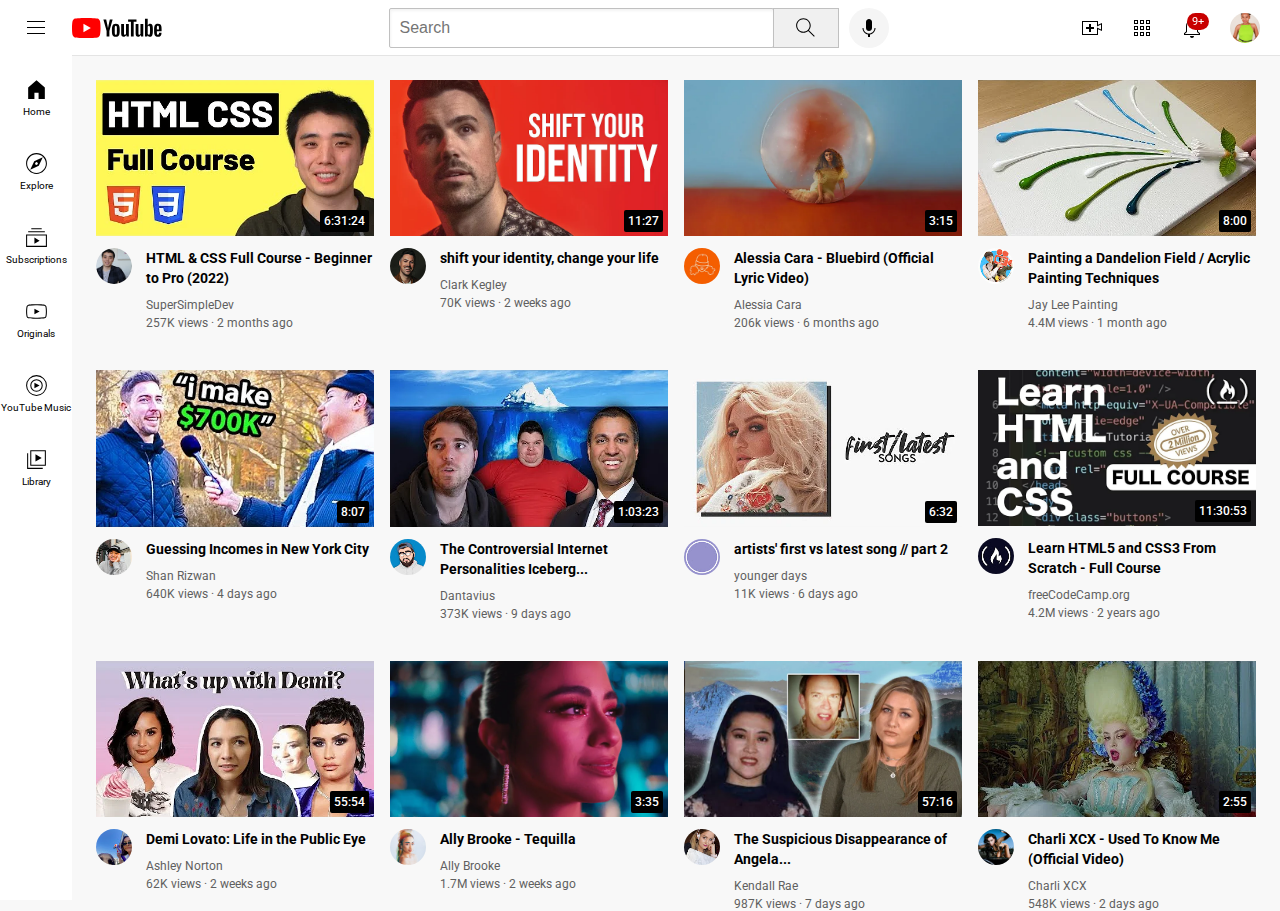
<file: index.html>
<!DOCTYPE html>
<html lang="en">
<head>
    <meta charset="UTF-8">
    <meta http-equiv="X-UA-Compatible" content="IE=edge">
    <meta name="viewport" content="width=device-width, initial-scale=1.0">
    <title>YouTube Clone</title>

    <link rel="preconnect" href="https://fonts.googleapis.com">
    <link rel="preconnect" href="https://fonts.gstatic.com" crossorigin>
    <link href="https://fonts.googleapis.com/css2?family=Roboto:wght@400;500;700&display=swap" rel="stylesheet">
 
    <link rel="stylesheet" href="styles/general.css">
    <link rel="stylesheet" href="styles/header.css">
    <link rel="stylesheet" href="styles/video.css">
    <link rel="stylesheet" href="styles/sidebar.css">

</head>
<body>
    <header class="header">
       <div class="left-section">
          <img class="hamburger-menu" src="icons/hamburger-menu.svg">
          <img class="youtube-logo" src="icons/youtube-logo.svg">
       </div>

       <div class="middle-section">
           <input class="search-bar" type="text" placeholder="Search">
           <button class="search-button">
               <img class="search-icon" src="icons/search.svg">
               <div class="tooltip">Search</div>
           </button>
           <button class="voice-search-button">
               <img class="voice-search-icon" src="icons/voice-search-icon.svg">
               <div class="tooltip">Voice Search</div>
           </button>
       </div>

       <div class="right-section">
           <div class="upload-icon-container">
               <img class="upload-icon" src="icons/upload.svg">
               <div class="tooltip">Upload</div>
           </div>
           <div class="youtube-apps-icon-container">
               <img class="youtube-apps-icon" src="icons/youtube-apps.svg">
               <div class="tooltip">YouTube Apps</div>
           </div>
           <div class="notifications-icon-container">
               <img class="notifications-icon" src="icons/notifications.svg">
               <div class="notifications-count">9+</div>
               <div class="tooltip">Notifications</div>
           </div>
           <img class="current-user-picture" src="002.jpg">
       </div>
    </header>

    <nav class="sidebar">
        <div class="sidebar-link">
            <img src="icons/home.svg">
            <div>Home</div>
        </div>

        <div class="sidebar-link">
            <img src="icons/explore.svg">
            <div>Explore</div>
        </div>
        
        <div class="sidebar-link">
            <img src="icons/subscriptions.svg">
            <div>Subscriptions</div>
        </div>

        <div class="sidebar-link">
            <img src="icons/originals.svg">
            <div>Originals</div>
        </div>

        <div class="sidebar-link">
            <img src="icons/youtube-music.svg">
            <div>YouTube Music</div>
        </div>

        <div class="sidebar-link">
            <img src="icons/library.svg">
            <div>Library</div>
        </div>
    </nav>

    <main>
        <section class="video-grid">
            <div class="video-preview">
                <div class="thumbnail-row">
                    <img class="thumbnail" src="thumbnail/thumbnail-1.webp">
                    <div class="video-time">6:31:24</div>
                </div>
                <div class="video-info-grid">
                    <div class="channel-picture">
                        <img class="profile-picture" src="profiles/profile-1.jpg">
                    </div>
                    <div class="video-info">
                       <a class="youtube-link" href="https://youtu.be/G3e-cpL7ofc"> 
                           <p class="video-title">HTML & CSS Full Course - Beginner to Pro (2022)</p></a>
                        <p class="video-author">SuperSimpleDev</p>
                        <p class="video-stats">257K views &#183; 2 months ago</p>
                    </div>
                </div>
            </div>

            <div class="video-preview">
                <div class="thumbnail-row">
                    <img class="thumbnail" src="thumbnail/thumbnail-2.webp">
                    <div class="video-time">11:27</div>
                </div>
                <div class="video-info-grid">
                    <div class="channel-picture">
                        <img class="profile-picture" src="profiles/profile-2.jpg">
                    </div>
                    <div class="video-info">
                        <a class="youtube-link" href="https://youtu.be/_xTDAF7cSac">
                          <p class="video-title">shift your identity, change your life</p>
                        </a>
                        <p class="video-author">Clark Kegley</p>
                        <p class="video-stats">70K views &#183; 2 weeks ago</p>
                    </div>
                </div>
            </div>

            <div class="video-preview">
                <div class="thumbnail-row">
                    <img class="thumbnail" src="thumbnail/thumbnail-3.webp">
                    <div class="video-time">3:15</div>
                </div>
                <div class="video-info-grid">
                    <div class="channel-picture">
                        <img class="profile-picture" src="profiles/profile-3.jpg">
                    </div>
                    <div class="video-info">
                        <a class="youtube-link" href="https://youtu.be/r-vGmAlGjqk">
                        <p class="video-title">Alessia Cara - Bluebird (Official Lyric Video)</p></a>
                        <p class="video-author">Alessia Cara</p>
                        <p class="video-stats">206k views &#183; 6 months ago</p>
                    </div>
                </div>
            </div>

            <div class="video-preview">
                <div class="thumbnail-row">
                    <img class="thumbnail" src="thumbnail/thumbnail-4.webp">
                    <div class="video-time">8:00</div>
                </div>
                <div class="video-info-grid">
                    <div class="channel-picture">
                        <img class="profile-picture" src="profiles/profile-4.jpg">
                    </div>
                    <div class="video-info">
                       <a class="youtube-link" href="https://youtu.be/M5eynslZhKU">
                        <p class="video-title">Painting a Dandelion Field / Acrylic Painting Techniques</p></a>
                        <p class="video-author">Jay Lee Painting</p>
                        <p class="video-stats">4.4M views &#183; 1 month ago</p>
                    </div>
                </div>
            </div>

            <div class="video-preview">
                <div class="thumbnail-row">
                    <img class="thumbnail" src="thumbnail/thumbnail-5.webp">
                    <div class="video-time">8:07</div>
                </div>
                <div class="video-info-grid">
                    <div class="channel-picture">
                        <img class="profile-picture" src="profiles/profile-5.jpg">
                    </div>
                    <div class="video-info">
                       <a class="youtube-link" href="https://youtu.be/k-g1h2PnYl4">
                        <p class="video-title">Guessing Incomes in New York City</p></a>
                        <p class="video-author">Shan Rizwan</p>
                        <p class="video-stats">640K views &#183; 4 days ago</p>
                    </div>
                </div>
            </div>

            <div class="video-preview">
                <div class="thumbnail-row">
                    <img class="thumbnail" src="thumbnail/thumbnail-6.webp">
                    <div class="video-time">1:03:23</div>
                </div>
                <div class="video-info-grid">
                    <div class="channel-picture">
                        <img class="profile-picture" src="profiles/profile-6.jpg">
                    </div>
                    <div class="video-info">
                        <a class="youtube-link" href="https://youtu.be/zHKddkeiaFM">
                        <p class="video-title">The Controversial Internet Personalities Iceberg...</p></a>
                        <p class="video-author">Dantavius</p>
                        <p class="video-stats">373K views &#183; 9 days ago</p>
                    </div>
                </div>
            </div>

            <div class="video-preview">
                <div class="thumbnail-row">
                    <img class="thumbnail" src="thumbnail/thumbnail-7.webp">
                    <div class="video-time">6:32</div>
                </div>
                <div class="video-info-grid">
                    <div class="channel-picture">
                        <img class="profile-picture" src="profiles/profile-7.jpg">
                    </div>
                    <div class="video-info">
                        <a class="youtube-link" href="https://youtu.be/gQnOlvgHKvs">
                        <p class="video-title">artists' first vs latest song // part 2</p></a>
                        <p class="video-author">younger days</p>
                        <p class="video-stats">11K views &#183; 6 days ago</p>
                    </div>
                </div>
            </div>

            <div class="video-preview">
                <div class="thumbnail-row">
                    <img class="thumbnail" src="thumbnail/thumbnail-8.webp">
                    <div class="video-time">11:30:53</div>
                </div>
                <div class="video-info-grid">
                    <div class="channel-picture">
                        <img class="profile-picture" src="profiles/profile-8.jpg">
                    </div>
                    <div class="video-info">
                        <a class="youtube-link" href="https://youtu.be/mU6anWqZJcc">
                        <p class="video-title">Learn HTML5 and CSS3 From Scratch - Full Course</p></a>
                        <p class="video-author">freeCodeCamp.org</p>
                        <p class="video-stats">4.2M views &#183; 2 years ago</p>
                    </div>
                </div>
            </div>

            <div class="video-preview">
                <div class="thumbnail-row">
                    <img class="thumbnail" src="thumbnail/thumbnail-9.webp">
                    <div class="video-time">55:54</div>
                </div>
                <div class="video-info-grid">
                    <div class="channel-picture">
                        <img class="profile-picture" src="profiles/profile-9.jpg">
                    </div>
                    <div class="video-info">
                        <a class="youtube-link" href="https://youtu.be/bvzgh_NZ5TM">
                        <p class="video-title">Demi Lovato: Life in the Public Eye</p></a>
                        <p class="video-author">Ashley Norton</p>
                        <p class="video-stats">62K views &#183; 2 weeks ago</p>
                    </div>
                </div>
            </div>

            <div class="video-preview">
                <div class="thumbnail-row">
                    <img class="thumbnail" src="thumbnail/thumbnail-10.webp">
                    <div class="video-time">3:35</div>
                </div>
                <div class="video-info-grid">
                    <div class="channel-picture">
                        <img class="profile-picture" src="profiles/profile-10.jpg">
                    </div>
                    <div class="video-info">
                        <a class="youtube-link" href="https://youtu.be/mnQSi-4r8NI">
                        <p class="video-title">Ally Brooke - Tequilla</p></a>
                        <p class="video-author">Ally Brooke</p>
                        <p class="video-stats">1.7M views &#183; 2 weeks ago</p>
                    </div>
                </div>
            </div>

            <div class="video-preview">
                <div class="thumbnail-row">
                    <img class="thumbnail" src="thumbnail/thumbnail-11.webp">
                    <div class="video-time">57:16</div>
                </div>
                <div class="video-info-grid">
                    <div class="channel-picture">
                        <img class="profile-picture" src="profiles/profile-11.jpg">
                    </div>
                    <div class="video-info">
                        <a class="youtube-link" href="https://youtu.be/mPOz63TtdOc">
                        <p class="video-title">The Suspicious Disappearance of Angela...</p></a>
                        <p class="video-author">Kendall Rae</p>
                        <p class="video-stats">987K views &#183; 7 days ago</p>
                    </div>
                </div>
            </div>

            <div class="video-preview">
                <div class="thumbnail-row">
                    <img class="thumbnail" src="thumbnail/thumbnail-12.webp">
                    <div class="video-time">2:55</div>
                </div>
                <div class="video-info-grid">
                    <div class="channel-picture">
                        <img class="profile-picture" src="profiles/profile-12.jpg">
                    </div>
                    <div class="video-info">
                        <a class="youtube-link" href="https://youtu.be/dhYM5zMvFQk">
                        <p class="video-title">Charli XCX - Used To Know Me (Official Video)</p></a>
                        <p class="video-author">Charli XCX</p>
                        <p class="video-stats">548K views &#183; 2 days ago</p>
                    </div>
                </div>
            </div>
        </section>
    </main>
</body>
</html>
</file>
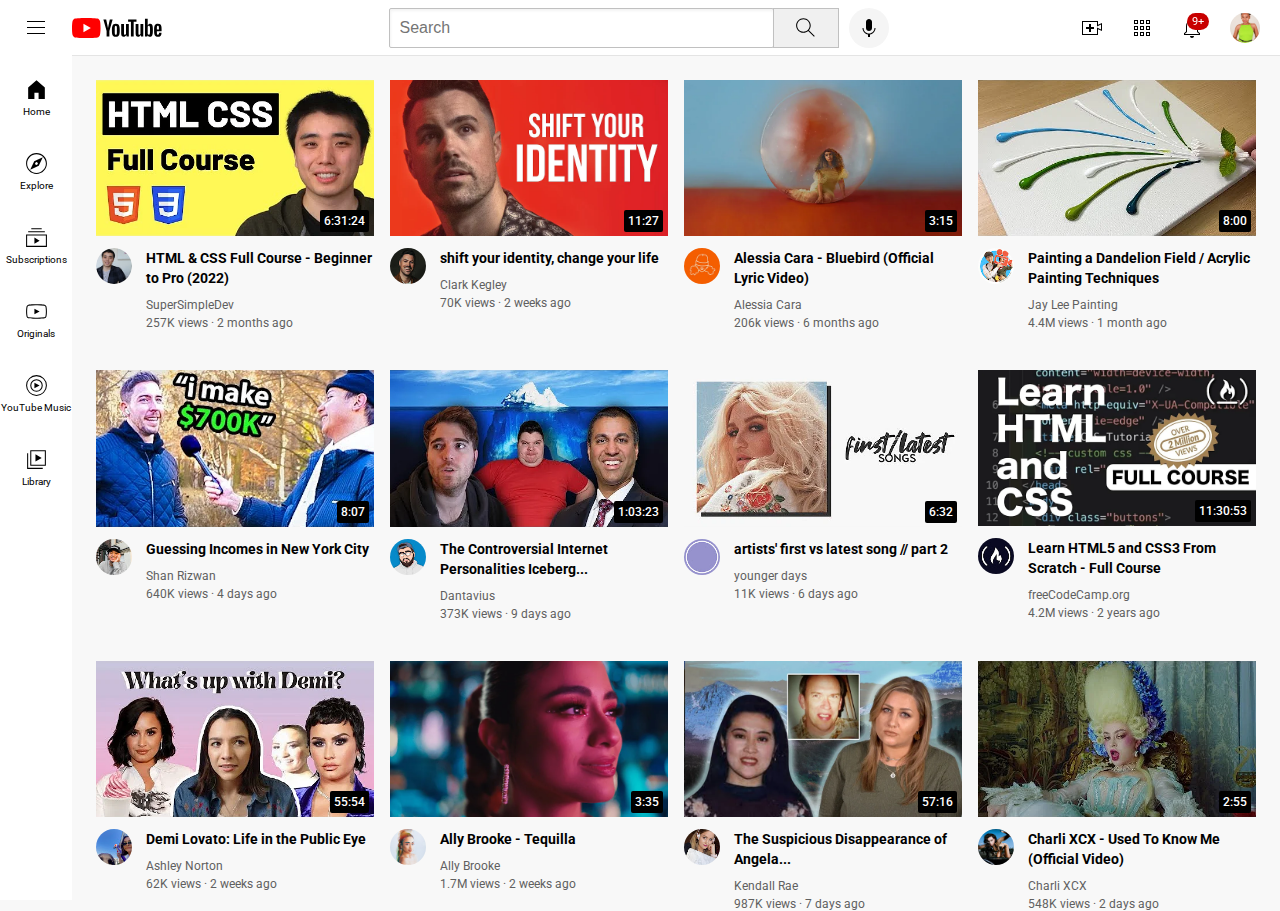
<file: youtube.html>
<!DOCTYPE html>
<html lang="en">
<head>
    <meta charset="UTF-8">
    <meta http-equiv="X-UA-Compatible" content="IE=edge">
    <meta name="viewport" content="width=device-width, initial-scale=1.0">
    <title>YouTube Clone</title>

    <link rel="preconnect" href="https://fonts.googleapis.com">
    <link rel="preconnect" href="https://fonts.gstatic.com" crossorigin>
    <link href="https://fonts.googleapis.com/css2?family=Roboto:wght@400;500;700&display=swap" rel="stylesheet">
 
    <link rel="stylesheet" href="styles/general.css">
    <link rel="stylesheet" href="styles/header.css">
    <link rel="stylesheet" href="styles/video.css">
    <link rel="stylesheet" href="styles/sidebar.css">

</head>
<body>
    <header class="header">
       <div class="left-section">
          <img class="hamburger-menu" src="icons/hamburger-menu.svg">
          <img class="youtube-logo" src="icons/youtube-logo.svg">
       </div>

       <div class="middle-section">
           <input class="search-bar" type="text" placeholder="Search">
           <button class="search-button">
               <img class="search-icon" src="icons/search.svg">
               <div class="tooltip">Search</div>
           </button>
           <button class="voice-search-button">
               <img class="voice-search-icon" src="icons/voice-search-icon.svg">
               <div class="tooltip">Voice Search</div>
           </button>
       </div>

       <div class="right-section">
           <div class="upload-icon-container">
               <img class="upload-icon" src="icons/upload.svg">
               <div class="tooltip">Upload</div>
           </div>
           <div class="youtube-apps-icon-container">
               <img class="youtube-apps-icon" src="icons/youtube-apps.svg">
               <div class="tooltip">YouTube Apps</div>
           </div>
           <div class="notifications-icon-container">
               <img class="notifications-icon" src="icons/notifications.svg">
               <div class="notifications-count">9+</div>
               <div class="tooltip">Notifications</div>
           </div>
           <img class="current-user-picture" src="002.jpg">
       </div>
    </header>

    <nav class="sidebar">
        <div class="sidebar-link">
            <img src="icons/home.svg">
            <div>Home</div>
        </div>

        <div class="sidebar-link">
            <img src="icons/explore.svg">
            <div>Explore</div>
        </div>
        
        <div class="sidebar-link">
            <img src="icons/subscriptions.svg">
            <div>Subscriptions</div>
        </div>

        <div class="sidebar-link">
            <img src="icons/originals.svg">
            <div>Originals</div>
        </div>

        <div class="sidebar-link">
            <img src="icons/youtube-music.svg">
            <div>YouTube Music</div>
        </div>

        <div class="sidebar-link">
            <img src="icons/library.svg">
            <div>Library</div>
        </div>
    </nav>

    <main>
        <section class="video-grid">
            <div class="video-preview">
                <div class="thumbnail-row">
                    <img class="thumbnail" src="thumbnail/thumbnail-1.webp">
                    <div class="video-time">6:31:24</div>
                </div>
                <div class="video-info-grid">
                    <div class="channel-picture">
                        <img class="profile-picture" src="profiles/profile-1.jpg">
                    </div>
                    <div class="video-info">
                       <a class="youtube-link" href="https://youtu.be/G3e-cpL7ofc"> 
                           <p class="video-title">HTML & CSS Full Course - Beginner to Pro (2022)</p></a>
                        <p class="video-author">SuperSimpleDev</p>
                        <p class="video-stats">257K views &#183; 2 months ago</p>
                    </div>
                </div>
            </div>

            <div class="video-preview">
                <div class="thumbnail-row">
                    <img class="thumbnail" src="thumbnail/thumbnail-2.webp">
                    <div class="video-time">11:27</div>
                </div>
                <div class="video-info-grid">
                    <div class="channel-picture">
                        <img class="profile-picture" src="profiles/profile-2.jpg">
                    </div>
                    <div class="video-info">
                        <a class="youtube-link" href="https://youtu.be/_xTDAF7cSac">
                          <p class="video-title">shift your identity, change your life</p>
                        </a>
                        <p class="video-author">Clark Kegley</p>
                        <p class="video-stats">70K views &#183; 2 weeks ago</p>
                    </div>
                </div>
            </div>

            <div class="video-preview">
                <div class="thumbnail-row">
                    <img class="thumbnail" src="thumbnail/thumbnail-3.webp">
                    <div class="video-time">3:15</div>
                </div>
                <div class="video-info-grid">
                    <div class="channel-picture">
                        <img class="profile-picture" src="profiles/profile-3.jpg">
                    </div>
                    <div class="video-info">
                        <a class="youtube-link" href="https://youtu.be/r-vGmAlGjqk">
                        <p class="video-title">Alessia Cara - Bluebird (Official Lyric Video)</p></a>
                        <p class="video-author">Alessia Cara</p>
                        <p class="video-stats">206k views &#183; 6 months ago</p>
                    </div>
                </div>
            </div>

            <div class="video-preview">
                <div class="thumbnail-row">
                    <img class="thumbnail" src="thumbnail/thumbnail-4.webp">
                    <div class="video-time">8:00</div>
                </div>
                <div class="video-info-grid">
                    <div class="channel-picture">
                        <img class="profile-picture" src="profiles/profile-4.jpg">
                    </div>
                    <div class="video-info">
                       <a class="youtube-link" href="https://youtu.be/M5eynslZhKU">
                        <p class="video-title">Painting a Dandelion Field / Acrylic Painting Techniques</p></a>
                        <p class="video-author">Jay Lee Painting</p>
                        <p class="video-stats">4.4M views &#183; 1 month ago</p>
                    </div>
                </div>
            </div>

            <div class="video-preview">
                <div class="thumbnail-row">
                    <img class="thumbnail" src="thumbnail/thumbnail-5.webp">
                    <div class="video-time">8:07</div>
                </div>
                <div class="video-info-grid">
                    <div class="channel-picture">
                        <img class="profile-picture" src="profiles/profile-5.jpg">
                    </div>
                    <div class="video-info">
                       <a class="youtube-link" href="https://youtu.be/k-g1h2PnYl4">
                        <p class="video-title">Guessing Incomes in New York City</p></a>
                        <p class="video-author">Shan Rizwan</p>
                        <p class="video-stats">640K views &#183; 4 days ago</p>
                    </div>
                </div>
            </div>

            <div class="video-preview">
                <div class="thumbnail-row">
                    <img class="thumbnail" src="thumbnail/thumbnail-6.webp">
                    <div class="video-time">1:03:23</div>
                </div>
                <div class="video-info-grid">
                    <div class="channel-picture">
                        <img class="profile-picture" src="profiles/profile-6.jpg">
                    </div>
                    <div class="video-info">
                        <a class="youtube-link" href="https://youtu.be/zHKddkeiaFM">
                        <p class="video-title">The Controversial Internet Personalities Iceberg...</p></a>
                        <p class="video-author">Dantavius</p>
                        <p class="video-stats">373K views &#183; 9 days ago</p>
                    </div>
                </div>
            </div>

            <div class="video-preview">
                <div class="thumbnail-row">
                    <img class="thumbnail" src="thumbnail/thumbnail-7.webp">
                    <div class="video-time">6:32</div>
                </div>
                <div class="video-info-grid">
                    <div class="channel-picture">
                        <img class="profile-picture" src="profiles/profile-7.jpg">
                    </div>
                    <div class="video-info">
                        <a class="youtube-link" href="https://youtu.be/gQnOlvgHKvs">
                        <p class="video-title">artists' first vs latest song // part 2</p></a>
                        <p class="video-author">younger days</p>
                        <p class="video-stats">11K views &#183; 6 days ago</p>
                    </div>
                </div>
            </div>

            <div class="video-preview">
                <div class="thumbnail-row">
                    <img class="thumbnail" src="thumbnail/thumbnail-8.webp">
                    <div class="video-time">11:30:53</div>
                </div>
                <div class="video-info-grid">
                    <div class="channel-picture">
                        <img class="profile-picture" src="profiles/profile-8.jpg">
                    </div>
                    <div class="video-info">
                        <a class="youtube-link" href="https://youtu.be/mU6anWqZJcc">
                        <p class="video-title">Learn HTML5 and CSS3 From Scratch - Full Course</p></a>
                        <p class="video-author">freeCodeCamp.org</p>
                        <p class="video-stats">4.2M views &#183; 2 years ago</p>
                    </div>
                </div>
            </div>

            <div class="video-preview">
                <div class="thumbnail-row">
                    <img class="thumbnail" src="thumbnail/thumbnail-9.webp">
                    <div class="video-time">55:54</div>
                </div>
                <div class="video-info-grid">
                    <div class="channel-picture">
                        <img class="profile-picture" src="profiles/profile-9.jpg">
                    </div>
                    <div class="video-info">
                        <a class="youtube-link" href="https://youtu.be/bvzgh_NZ5TM">
                        <p class="video-title">Demi Lovato: Life in the Public Eye</p></a>
                        <p class="video-author">Ashley Norton</p>
                        <p class="video-stats">62K views &#183; 2 weeks ago</p>
                    </div>
                </div>
            </div>

            <div class="video-preview">
                <div class="thumbnail-row">
                    <img class="thumbnail" src="thumbnail/thumbnail-10.webp">
                    <div class="video-time">3:35</div>
                </div>
                <div class="video-info-grid">
                    <div class="channel-picture">
                        <img class="profile-picture" src="profiles/profile-10.jpg">
                    </div>
                    <div class="video-info">
                        <a class="youtube-link" href="https://youtu.be/mnQSi-4r8NI">
                        <p class="video-title">Ally Brooke - Tequilla</p></a>
                        <p class="video-author">Ally Brooke</p>
                        <p class="video-stats">1.7M views &#183; 2 weeks ago</p>
                    </div>
                </div>
            </div>

            <div class="video-preview">
                <div class="thumbnail-row">
                    <img class="thumbnail" src="thumbnail/thumbnail-11.webp">
                    <div class="video-time">57:16</div>
                </div>
                <div class="video-info-grid">
                    <div class="channel-picture">
                        <img class="profile-picture" src="profiles/profile-11.jpg">
                    </div>
                    <div class="video-info">
                        <a class="youtube-link" href="https://youtu.be/mPOz63TtdOc">
                        <p class="video-title">The Suspicious Disappearance of Angela...</p></a>
                        <p class="video-author">Kendall Rae</p>
                        <p class="video-stats">987K views &#183; 7 days ago</p>
                    </div>
                </div>
            </div>

            <div class="video-preview">
                <div class="thumbnail-row">
                    <img class="thumbnail" src="thumbnail/thumbnail-12.webp">
                    <div class="video-time">2:55</div>
                </div>
                <div class="video-info-grid">
                    <div class="channel-picture">
                        <img class="profile-picture" src="profiles/profile-12.jpg">
                    </div>
                    <div class="video-info">
                        <a class="youtube-link" href="https://youtu.be/dhYM5zMvFQk">
                        <p class="video-title">Charli XCX - Used To Know Me (Official Video)</p></a>
                        <p class="video-author">Charli XCX</p>
                        <p class="video-stats">548K views &#183; 2 days ago</p>
                    </div>
                </div>
            </div>
        </section>
    </main>
</body>
</html>
</file>
<file: styles/general.css>
p {
    margin-top: 0;
    margin-bottom: 0;
}

body {
    font-family: Roboto, Arial;
    margin: 0;
    padding-top: 80px;
    padding-left: 96px;
    padding-right: 24px;
    background-color: rgb(248, 248, 248);
}
</file>
<file: styles/header.css>
.header {
    height: 55px;
    display: flex;
    flex-direction: row;
    justify-content: space-between;

    position: fixed;
    top: 0;
    left: 0;
    right: 0;
    z-index: 100;

    background-color: white;
    border-bottom-width: 1px;
    border-bottom-style: solid;
    border-bottom-color: rgb(228, 228, 228);
}

.left-section {
    display: flex;
    align-items: center;
}

.hamburger-menu {
    height: 24px;
    margin-left: 24px;
    margin-right: 24px;
}

.youtube-logo {
    height: 20px;
}

.middle-section {
    flex: 1;
    margin-left: 70px;
    margin-right: 35px;
    max-width: 500px;
    display: flex;
    align-items: center;
}

.search-bar {
    flex: 1;
    height: 36px;
    padding-left: 10px;
    font-size: 16px;
    border: 1px solid rgb(192, 192, 192);
    border-radius: 2px;
    box-shadow: inset 1px 2px 3px rgba(0, 0, 0, 0.05);
    width: 0;
}

.search-bar::placeholder {
    font-size: 16px;
}

.search-button {
    height: 40px;
    width: 66px;
    background-color: rgba(240, 240, 240);
    border: 1px solid rgb(192, 192, 192);
    margin-left: -1px;
    margin-right: 10px;
}

.search-button,
.voice-search-button,
.upload-icon-container {
    display: flex;
    justify-content: center;
    align-items: center;
    position: relative;
}

.search-button .tooltip,
.voice-search-button .tooltip,
.upload-icon-container .tooltip {
    position: absolute;
    background-color: gray;
    color: white;
    padding-top: 4px;
    padding-bottom: 4px;
    padding-left: 8px;
    padding-right: 8px;
    border-radius: 2px;
    font-size: 12px;
    bottom: -30px;
    opacity: 0;
    transition: opacity 0.15s;
    pointer-events: none;
    white-space: nowrap;
}

.search-button:hover .tooltip,
.voice-search-button:hover .tooltip,
.upload-icon-container:hover .tooltip {
    opacity: 1;
}

.search-icon {
    height: 25px;
}

.voice-search-button {
    height: 40px;
    width: 40px;
    border-radius: 20px;
    border: none;
    background-color: rgb(245, 245, 245);
}

.voice-search-icon {
    height: 24px;
}

.right-section {
    width: 180px;
    margin-right: 20px;
    display: flex;
    align-items: center;
    justify-content: space-between;
    flex-shrink: 0;
}

.upload-icon,
.youtube-apps-icon,
.notifications-icon {
    height: 24px;
}

.notifications-icon-container {
    position: relative;
}

.notifications-count {
    position: absolute;
    top: -3px;
    right: -5px;
    background-color: rgb(200, 0, 0);
    color: white;
    font-size: 11px;
    padding-left: 5px;
    padding-right: 5px;
    padding-top: 2px;
    padding-bottom: 2px;
    border-radius: 10px;
}

.current-user-picture {
    height: 30px;
    width: 30px;
    border-radius: 15px;
    object-fit: cover;
}

.search-button,
.voice-search-button,
.upload-icon-container,
.youtube-apps-icon-container,
.notifications-icon-container {
    display: flex;
    justify-content: center;
    align-items: center;
    position: relative;
    cursor: pointer;
}

.search-button .tooltip,
.voice-search-button .tooltip,
.upload-icon-container .tooltip,
.youtube-apps-icon-container .tooltip,
.notifications-icon-container .tooltip {
    font-family: Roboto, Arial;
    position: absolute;
    background-color: gray;
    color: white;
    padding-top: 4px;
    padding-bottom: 4px;
    padding-left: 8px;
    padding-right: 8px;
    border-radius: 2px;
    font-size: 12px;
    bottom: -30px;
    opacity: 0;
    transition: opacity 0.15s;
    pointer-events: none;
    white-space: nowrap;
}

.search-button:hover .tooltip,
.voice-search-button:hover .tooltip,
.upload-icon-container:hover .tooltip,
.youtube-apps-icon-container:hover .tooltip,
.notifications-icon-container:hover .tooltip {
    opacity: 1;
}
</file>
<file: styles/video.css>
.thumbnail {
    width: 100%;
}

.video-title {
    margin-top: 0;
    font-size: 14px;
    font-weight: bold;
    line-height: 20px;
    margin-bottom: 10px;
}

.video-info-grid {
    display: grid;
    grid-template-columns: 50px 1fr;
}

.profile-picture {
    width: 36px;
    border-radius: 50px;
}

.thumbnail-row {
    margin-bottom: 8px;
    position: relative;
}

.video-author,
.video-stats {
    font-size: 12px;
    color: rgb(96, 96, 96);
}

.video-author {
    margin-bottom: 4px;
}

.video-grid {
    display: grid;
    grid-template-columns: 1fr 1fr 1fr;
    column-gap: 16px;
    row-gap: 40px;
}

@media (max-width: 750px) {
    .video-grid {
        grid-template-columns: 1fr 1fr;
    }
}

@media (min-width: 751px) and (max-width: 999px) {
    .video-grid {
        grid-template-columns: 1fr 1fr 1fr;
    }
}

@media (min-width: 1000px) {
    .video-grid {
        grid-template-columns: 1fr 1fr 1fr 1fr;
    }
}

.video-time {
    font-size: 12px;
    font-weight: 500;
    padding: 4px;
    border-radius: 2px;
    background-color: black;
    color: white;
    position: absolute;
    bottom: 8px;
    right: 5px;
}

.youtube-link {
    color: black;
    text-decoration: none;
    cursor: pointer;
}

.youtube-link:hover {
    text-decoration: underline;
}
</file>
<file: styles/sidebar.css>
.sidebar {
    position: fixed;
    left: 0;
    bottom: 0;
    top: 55px;
    background-color: white;
    width: 72px;
    z-index: 200;
    padding-top: 5px;
}

.sidebar-link {
    height: 74px;
    display: flex;
    flex-direction: column;
    justify-content: center;
    align-items: center;
    cursor: pointer;
}

.sidebar-link:hover {
    background-color: rgb(235, 235, 235);
}

.sidebar-link img {
    height: 25px;
    margin-bottom: 4px;
}

.sidebar-link div {
    font-size: 10px;
}
</file>
